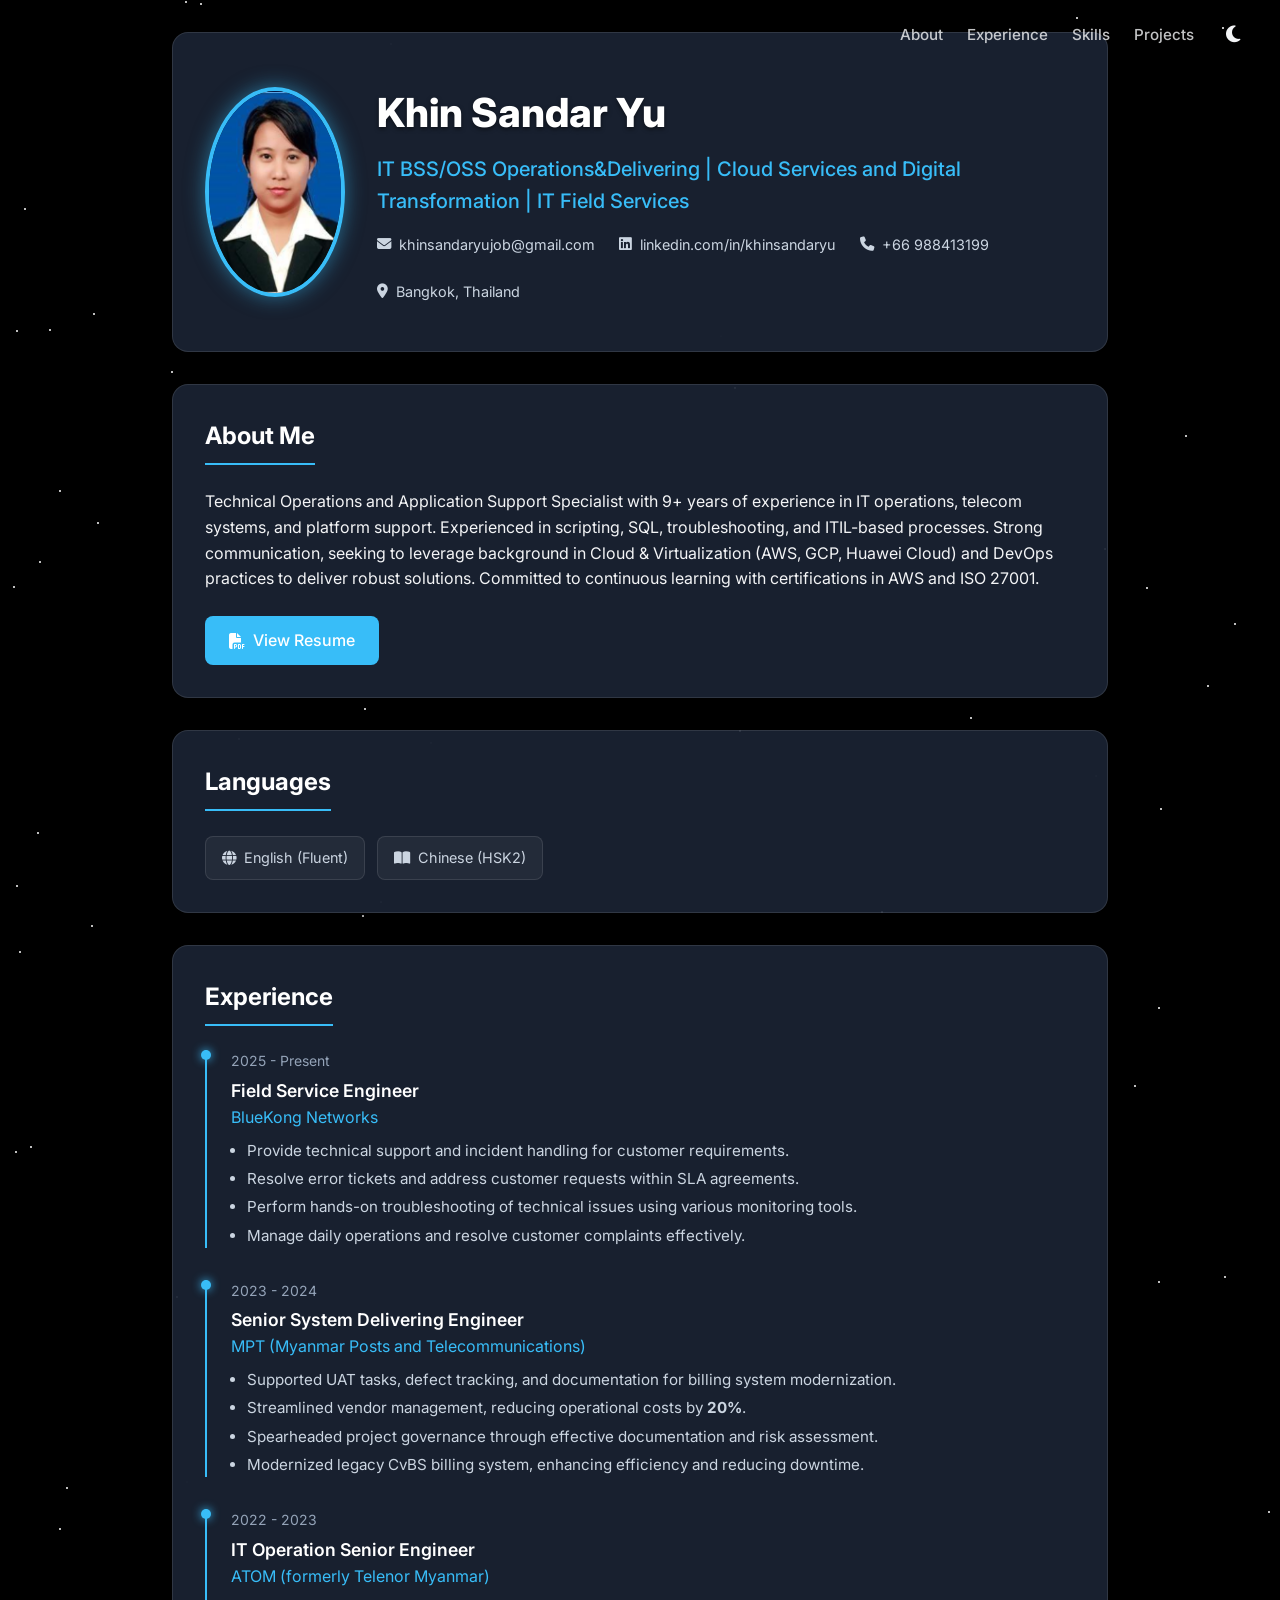
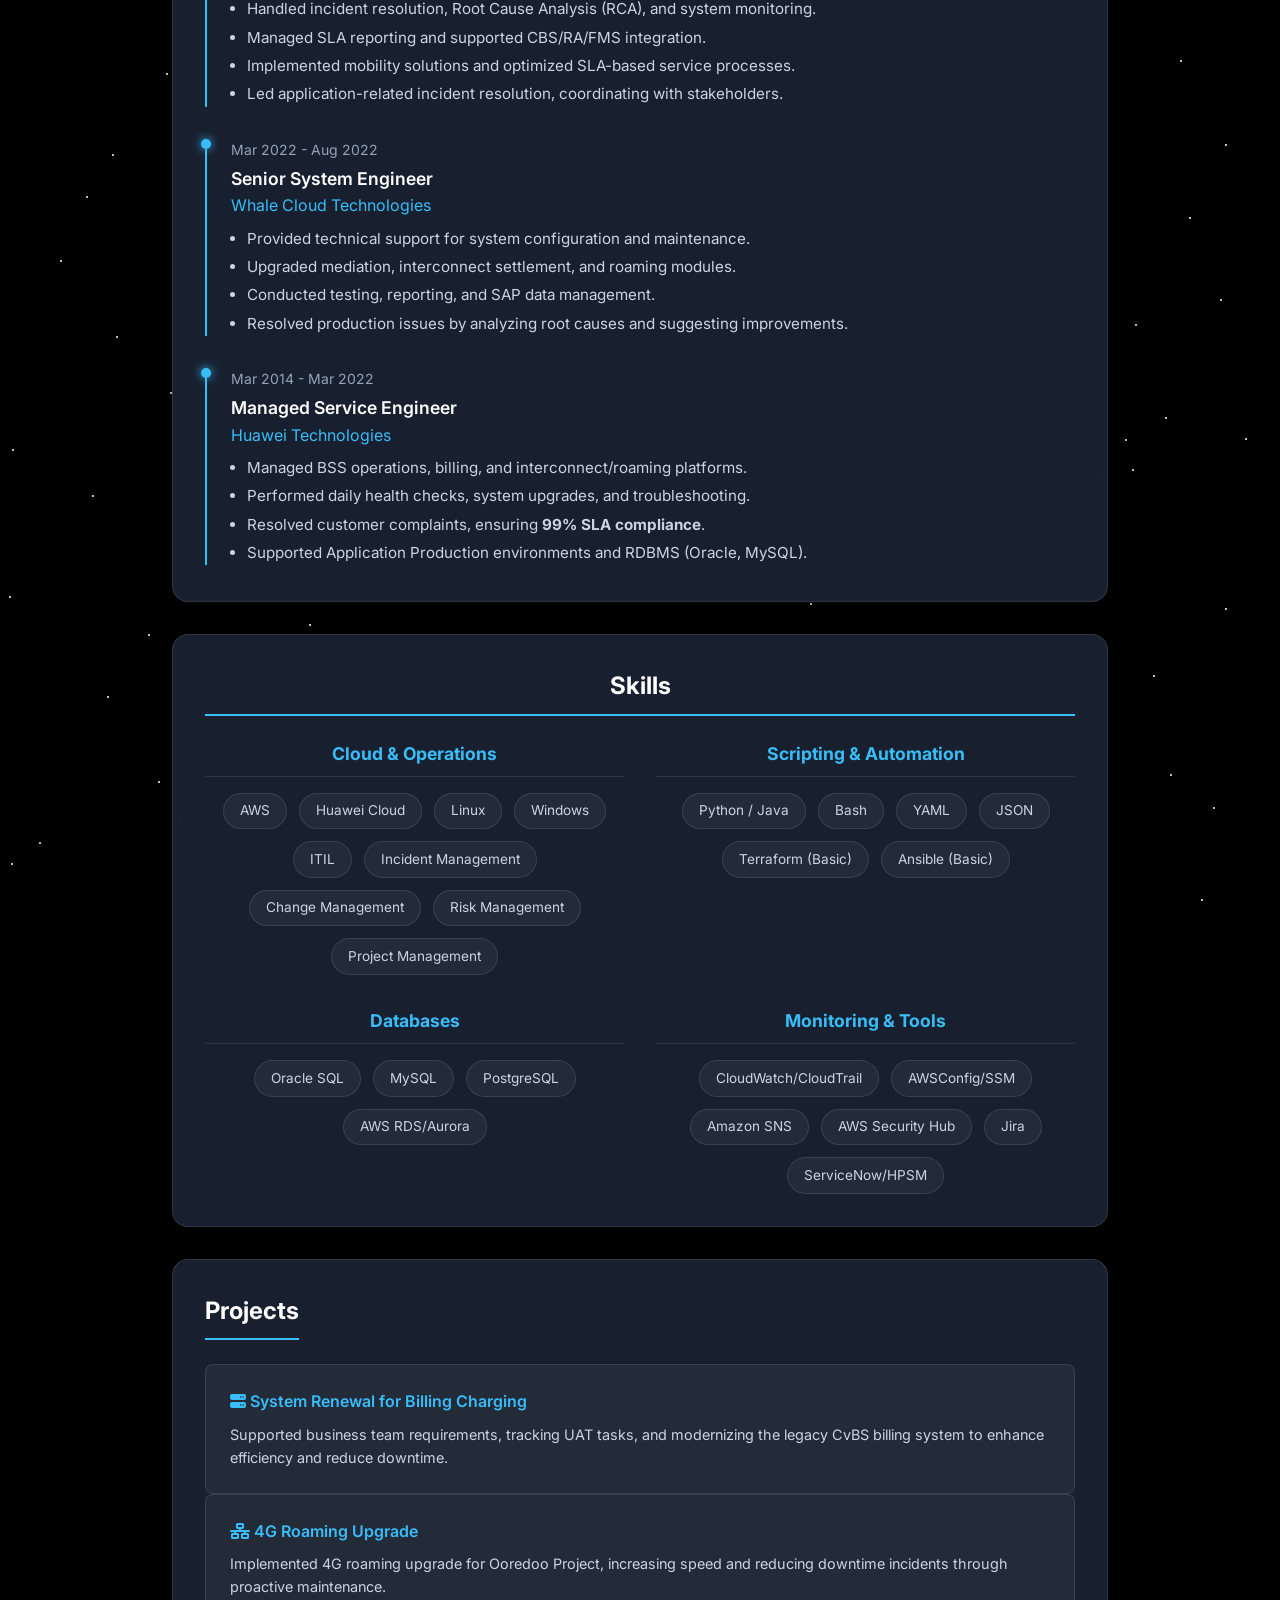
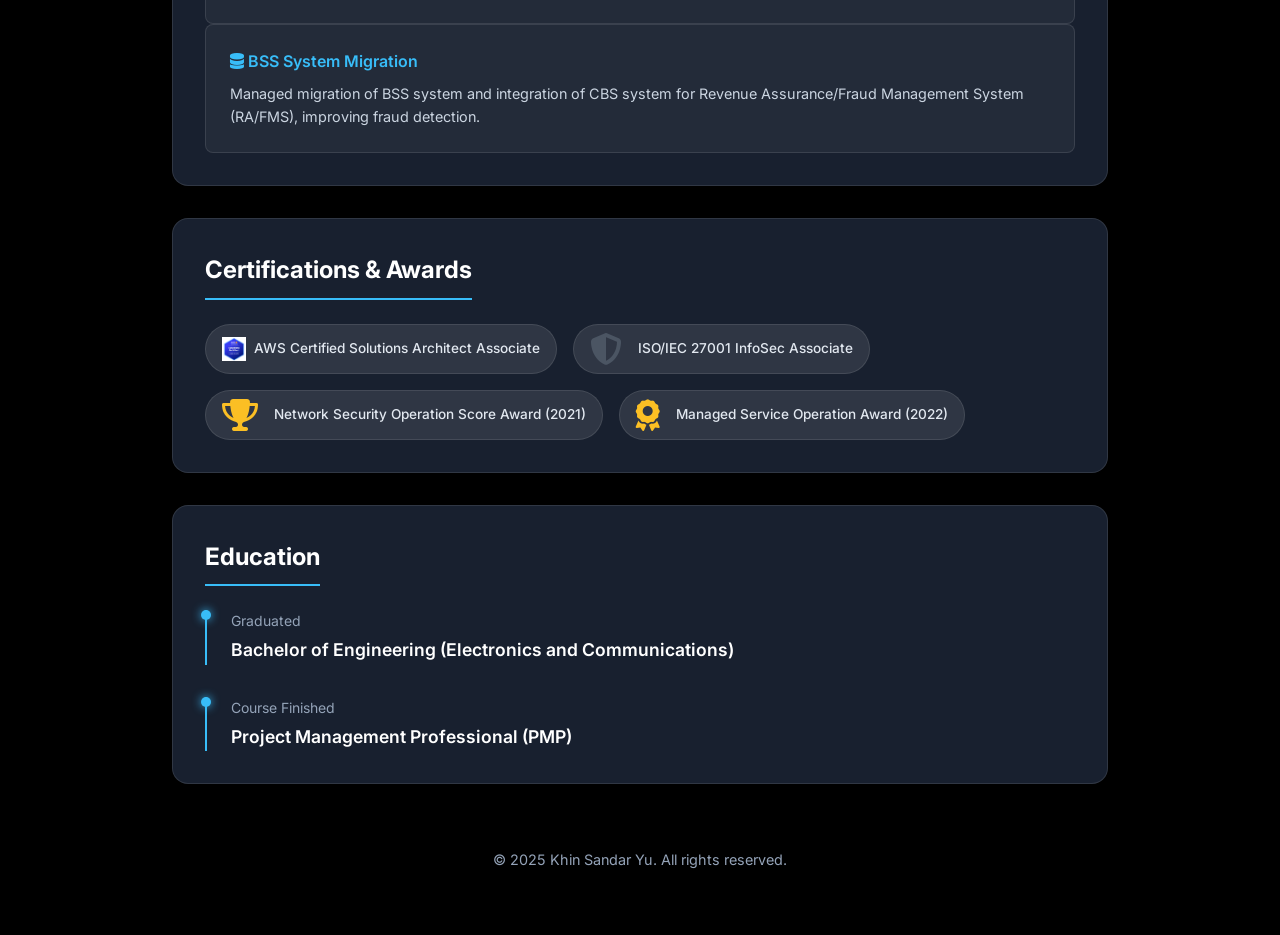
<file: index.html>
<!DOCTYPE html>
<html lang="en">

<head>
    <meta charset="UTF-8">
    <meta name="viewport" content="width=device-width, initial-scale=1.0">
    <title>Khin Sandar Yu - Cloud & System Engineer</title>
    <meta name="description" content="Senior Cloud & System Engineer portfolio of Khin Sandar Yu.">

    <link rel="icon" href="favicon.ico" />
    <link rel="apple-touch-icon" href="logo192.png" />

    <!-- Open Graph / Facebook -->
    <meta property="og:type" content="website">
    <meta property="og:url" content="https://khinsandaryu.github.io/">
    <meta property="og:title" content="Khin Sandar Yu - Cloud & System Engineer">
    <meta property="og:description"
        content="Senior Cloud & System Engineer portfolio. Expert in AWS, Linux, and BSS/OSS operations.">
    <meta property="og:image" content="https://khinsandaryu.github.io/img/khin_profile.png">

    <!-- Twitter -->
    <meta property="twitter:card" content="summary_large_image">
    <meta property="twitter:url" content="https://khinsandaryu.github.io/">
    <meta property="twitter:title" content="Khin Sandar Yu - Cloud & System Engineer">
    <meta property="twitter:description"
        content="Senior Cloud & System Engineer portfolio. Expert in AWS, Linux, and BSS/OSS operations.">
    <meta property="twitter:image" content="https://khinsandaryu.github.io/img/khin_profile.png">

    <!-- Fonts -->
    <link rel="preconnect" href="https://fonts.googleapis.com">
    <link rel="preconnect" href="https://fonts.gstatic.com" crossorigin>
    <link href="https://fonts.googleapis.com/css2?family=Inter:wght@300;400;500;600;700;800&display=swap"
        rel="stylesheet">

    <!-- Icons -->
    <link rel="stylesheet" href="https://cdnjs.cloudflare.com/ajax/libs/font-awesome/6.4.0/css/all.min.css">

    <!-- Custom CSS -->
    <link rel="stylesheet" href="css/modern-style.css">
</head>

<body>
    <nav class="main-nav">
        <ul class="nav-links">
            <li><a href="#about" class="nav-link">About</a></li>
            <li><a href="#experience" class="nav-link">Experience</a></li>
            <li><a href="#skills" class="nav-link">Skills</a></li>
            <li><a href="#projects" class="nav-link">Projects</a></li>
        </ul>
        <button id="theme-toggle" class="theme-toggle" aria-label="Toggle Theme">
            <i class="fa-solid fa-moon"></i>
        </button>
        <button id="mobile-menu-btn" class="mobile-menu-btn" aria-label="Menu">
            <i class="fa-solid fa-bars"></i>
        </button>
    </nav>
    <div class="stars"></div>


    <div class="container">
        <!-- Header -->
        <header>
            <img src="img/khin_profile.png" alt="Khin Sandar Yu" class="profile-img" loading="lazy">
            <div class="header-content">
                <h1>Khin Sandar Yu</h1>
                <h2>IT BSS/OSS Operations&Delivering | Cloud Services and Digital Transformation | IT Field Services
                </h2>
                <div class="contact-info">
                    <a href="mailto:khinsandaryujob@gmail.com" class="contact-item">
                        <i class="fa-solid fa-envelope"></i> khinsandaryujob@gmail.com
                    </a>
                    <a href="https://www.linkedin.com/in/khinsandaryu393/" target="_blank" class="contact-item">
                        <i class="fa-brands fa-linkedin"></i> linkedin.com/in/khinsandaryu
                    </a>
                    <span class="contact-item">
                        <i class="fa-solid fa-phone"></i> +66 988413199
                    </span>
                    <span class="contact-item">
                        <i class="fa-solid fa-location-dot"></i> Bangkok, Thailand
                    </span>
                </div>
            </div>
        </header>

        <!-- About Me -->
        <section id="about">
            <h3 class="section-title">About Me</h3>
            <p>
                Technical Operations and Application Support Specialist with 9+ years of experience in IT operations,
                telecom systems, and platform support. Experienced in scripting, SQL, troubleshooting, and ITIL-based
                processes. Strong communication, seeking to leverage background in Cloud & Virtualization (AWS, GCP,
                Huawei Cloud) and DevOps practices to deliver robust solutions. Committed to continuous learning with
                certifications in AWS and ISO 27001.
            </p>
            <div style="margin-top: 1.5rem;">
                <a href="#" target="_blank"
                    style="display: inline-flex; align-items: center; gap: 0.5rem; background: var(--primary-color); color: white; padding: 0.75rem 1.5rem; border-radius: 0.5rem; font-weight: 500;">
                    <i class="fa-solid fa-file-pdf"></i> View Resume
                </a>
            </div>
        </section>

        <!-- Languages -->
        <section>
            <h3 class="section-title">Languages</h3>
            <div class="language-badges" style="display: flex; gap: 0.75rem; flex-wrap: wrap;">
                <span class="lang-badge">
                    <i class="fa-solid fa-globe"></i> English (Fluent)
                </span>
                <span class="lang-badge">
                    <i class="fa-solid fa-book-open"></i> Chinese (HSK2)
                </span>
            </div>
        </section>


        <!-- Experience -->
        <section id="experience">
            <h3 class="section-title">Experience</h3>

            <div class="timeline-item">
                <div class="timeline-date">2025 - Present</div>
                <div class="timeline-title">Field Service Engineer</div>
                <div class="timeline-subtitle">BlueKong Networks</div>
                <ul class="responsibility-list">
                    <li>Provide technical support and incident handling for customer requirements.</li>
                    <li>Resolve error tickets and address customer requests within SLA agreements.</li>
                    <li>Perform hands-on troubleshooting of technical issues using various monitoring tools.</li>
                    <li>Manage daily operations and resolve customer complaints effectively.</li>
                </ul>
            </div>

            <div class="timeline-item">
                <div class="timeline-date">2023 - 2024</div>
                <div class="timeline-title">Senior System Delivering Engineer</div>
                <div class="timeline-subtitle">MPT (Myanmar Posts and Telecommunications)</div>
                <ul class="responsibility-list">
                    <li>Supported UAT tasks, defect tracking, and documentation for billing system modernization.</li>
                    <li>Streamlined vendor management, reducing operational costs by <strong>20%</strong>.</li>
                    <li>Spearheaded project governance through effective documentation and risk assessment.</li>
                    <li>Modernized legacy CvBS billing system, enhancing efficiency and reducing downtime.</li>
                </ul>
            </div>

            <div class="timeline-item">
                <div class="timeline-date">2022 - 2023</div>
                <div class="timeline-title">IT Operation Senior Engineer</div>
                <div class="timeline-subtitle">ATOM (formerly Telenor Myanmar)</div>
                <ul class="responsibility-list">
                    <li>Handled incident resolution, Root Cause Analysis (RCA), and system monitoring.</li>
                    <li>Managed SLA reporting and supported CBS/RA/FMS integration.</li>
                    <li>Implemented mobility solutions and optimized SLA-based service processes.</li>
                    <li>Led application-related incident resolution, coordinating with stakeholders.</li>
                </ul>
            </div>

            <div class="timeline-item">
                <div class="timeline-date">Mar 2022 - Aug 2022</div>
                <div class="timeline-title">Senior System Engineer</div>
                <div class="timeline-subtitle">Whale Cloud Technologies</div>
                <ul class="responsibility-list">
                    <li>Provided technical support for system configuration and maintenance.</li>
                    <li>Upgraded mediation, interconnect settlement, and roaming modules.</li>
                    <li>Conducted testing, reporting, and SAP data management.</li>
                    <li>Resolved production issues by analyzing root causes and suggesting improvements.</li>
                </ul>
            </div>

            <div class="timeline-item">
                <div class="timeline-date">Mar 2014 - Mar 2022</div>
                <div class="timeline-title">Managed Service Engineer</div>
                <div class="timeline-subtitle">Huawei Technologies</div>
                <ul class="responsibility-list">
                    <li>Managed BSS operations, billing, and interconnect/roaming platforms.</li>
                    <li>Performed daily health checks, system upgrades, and troubleshooting.</li>
                    <li>Resolved customer complaints, ensuring <strong>99% SLA compliance</strong>.</li>
                    <li>Supported Application Production environments and RDBMS (Oracle, MySQL).</li>
                </ul>
            </div>
        </section>

        <!-- Skills -->
        <section id="skills">
            <h3 class="section-title" style="display: block; text-align: center;">Skills</h3>

            <div class="tech-stack">
                <div class="tech-category">
                    <h4>Cloud & Operations</h4>
                    <div class="tags">
                        <span>AWS</span>
                        <span>Huawei Cloud</span>
                        <span>Linux</span>
                        <span>Windows</span>
                        <span>ITIL</span>
                        <span>Incident Management</span>
                        <span>Change Management</span>
                        <span>Risk Management</span>
                        <span>Project Management</span>
                    </div>
                </div>

                <div class="tech-category">
                    <h4>Scripting & Automation</h4>
                    <div class="tags">
                        <span>Python / Java</span>
                        <span>Bash</span>
                        <span>YAML</span>
                        <span>JSON</span>
                        <span>Terraform (Basic)</span>
                        <span>Ansible (Basic)</span>
                    </div>
                </div>

                <div class="tech-category">
                    <h4>Databases</h4>
                    <div class="tags">
                        <span>Oracle SQL</span>
                        <span>MySQL</span>
                        <span>PostgreSQL</span>
                        <span>AWS RDS/Aurora</span>
                    </div>
                </div>

                <div class="tech-category">
                    <h4>Monitoring & Tools</h4>
                    <div class="tags">
                        <span>CloudWatch/CloudTrail</span>
                        <span>AWSConfig/SSM</span>
                        <span>Amazon SNS</span>
                        <span>AWS Security Hub</span>
                        <span>Jira</span>
                        <span>ServiceNow/HPSM</span>
                    </div>
                </div>
            </div>
        </section>

        <!-- Projects -->
        <section id="projects">
            <h3 class="section-title">Projects</h3>
            <div class="projects-grid">
                <div class="project-card">
                    <div class="project-title"><i class="fa-solid fa-server"></i> System Renewal for Billing Charging
                    </div>
                    <p class="project-desc">Supported business team requirements, tracking UAT tasks, and modernizing
                        the legacy CvBS billing system to enhance efficiency and reduce downtime.</p>
                </div>
                <div class="project-card">
                    <div class="project-title"><i class="fa-solid fa-network-wired"></i> 4G Roaming Upgrade</div>
                    <p class="project-desc">Implemented 4G roaming upgrade for Ooredoo Project, increasing speed and
                        reducing downtime incidents through proactive maintenance.</p>
                </div>
                <div class="project-card">
                    <div class="project-title"><i class="fa-solid fa-database"></i> BSS System Migration</div>
                    <p class="project-desc">Managed migration of BSS system and integration of CBS system for Revenue
                        Assurance/Fraud Management System (RA/FMS), improving fraud detection.</p>
                </div>
            </div>
        </section>

        <!-- Certifications & Badges -->
        <section>
            <h3 class="section-title">Certifications & Awards</h3>
            <div class="badges-list">
                <a href="#" class="badge-item">
                    <img src="img/saa.png" alt="AWS Certified" loading="lazy">
                    AWS Certified Solutions Architect Associate
                </a>
                <a href="#" class="badge-item">
                    <i class="fa-solid fa-shield-halved"
                        style="font-size: 2rem; color: #4b5563; margin-right: 0.5rem;"></i>
                    ISO/IEC 27001 InfoSec Associate
                </a>
                <div class="badge-item">
                    <i class="fa-solid fa-trophy" style="font-size: 2rem; color: #fbbf24; margin-right: 0.5rem;"></i>
                    Network Security Operation Score Award (2021)
                </div>
                <div class="badge-item">
                    <i class="fa-solid fa-award" style="font-size: 2rem; color: #fbbf24; margin-right: 0.5rem;"></i>
                    Managed Service Operation Award (2022)
                </div>
            </div>
        </section>

        <!-- Education -->
        <section>
            <h3 class="section-title">Education</h3>
            <div class="timeline-item">
                <div class="timeline-date">Graduated</div>
                <div class="timeline-title">Bachelor of Engineering (Electronics and Communications)</div>
            </div>
            <div class="timeline-item">
                <div class="timeline-date">Course Finished</div>
                <div class="timeline-title">Project Management Professional (PMP)</div>
            </div>
        </section>

        <footer>
            <p>&copy; 2025 Khin Sandar Yu. All rights reserved.</p>
        </footer>
    </div>
    <script src="js/script.js"></script>
</body>

</html>
</file>
<file: css/modern-style.css>
:root {
    --primary-color: #38bdf8;
    /* Lighter blue for contrast against dark bg */
    --secondary-color: #818cf8;
    --text-color: #f3f4f6;
    /* Light text for dark mode */
    --bg-color: #1e293b;
    --card-bg: rgba(30, 41, 59, 0.8);
    /* Semi-transparent dark card */
    --accent-color: #3b82f6;
    --font-main: 'Inter', system-ui, -apple-system, sans-serif;
}

* {
    margin: 0;
    padding: 0;
    box-sizing: border-box;
}

body {
    font-family: var(--font-main);
    background: #000;
    /* Fallback background */
    background-attachment: fixed;
    color: var(--text-color);
    line-height: 1.6;
    min-height: 100vh;
    position: relative;
    overflow-x: hidden;
}

/* Aurora Effect - Improved "Curtain" Look */
.aurora {
    position: fixed;
    top: 0;
    left: 0;
    width: 100%;
    height: 100%;
    z-index: -3;
    background: linear-gradient(to bottom, #020111 0%, #000000 100%);
    overflow: hidden;
}

.aurora::before {
    content: '';
    position: absolute;
    top: -50%;
    left: -50%;
    width: 200%;
    height: 200%;
    background:
        repeating-linear-gradient(90deg,
            transparent 0%,
            rgba(0, 255, 150, 0.15) 10%,
            rgba(150, 0, 255, 0.15) 20%,
            transparent 30%);
    background-size: 200% 100%;
    filter: blur(20px);
    animation: aurora-move 60s linear infinite alternate;
    transform: rotate(20deg);
}

.aurora::after {
    content: '';
    position: absolute;
    top: -50%;
    left: -50%;
    width: 200%;
    height: 200%;
    background:
        repeating-linear-gradient(80deg,
            transparent 0%,
            rgba(0, 200, 255, 0.1) 15%,
            rgba(255, 0, 200, 0.1) 25%,
            transparent 40%);
    background-size: 200% 100%;
    filter: blur(30px);
    animation: aurora-move 75s linear infinite alternate-reverse;
    transform: rotate(-10deg);
    mix-blend-mode: screen;
}

@keyframes aurora-move {
    0% {
        background-position: 0% 50%;
        transform: rotate(10deg) scale(1);
    }

    100% {
        background-position: 100% 50%;
        transform: rotate(15deg) scale(1.1);
    }
}

/* Stars Animation - Optimized */
.stars,
.twinkling {
    position: fixed;
    top: 0;
    left: 0;
    width: 100%;
    height: 100%;
    display: block;
    pointer-events: none;
}

.stars {
    background: transparent;
    box-shadow:
        1852px 749px #FFF,
        2427px 2308px #FFF,
        2471px 1289px #FFF,
        1931px 1618px #FFF,
        983px 453px #FFF,
        707px 2407px #FFF,
        305px 1962px #FFF,
        849px 2330px #FFF,
        1268px 1511px #FFF,
        947px 1093px #FFF,
        368px 281px #FFF,
        1525px 1169px #FFF,
        382px 665px #FFF,
        361px 590px #FFF,
        220px 193px #FFF,
        1694px 97px #FFF,
        148px 2234px #FFF,
        959px 1543px #FFF,
        185px 1px #FFF,
        2007px 640px #FFF,
        1742px 1170px #FFF,
        1295px 174px #FFF,
        466px 973px #FFF,
        967px 254px #FFF,
        995px 1020px #FFF,
        1460px 2351px #FFF,
        1550px 2439px #FFF,
        1412px 884px #FFF,
        1539px 428px #FFF,
        309px 2224px #FFF,
        339px 2429px #FFF,
        739px 730px #FFF,
        2387px 1095px #FFF,
        1678px 1449px #FFF,
        2192px 1631px #FFF,
        847px 178px #FFF,
        1714px 341px #FFF,
        780px 1109px #FFF,
        1309px 327px #FFF,
        264px 2087px #FFF,
        1841px 983px #FFF,
        2006px 577px #FFF,
        1062px 2379px #FFF,
        200px 3px #FFF,
        770px 799px #FFF,
        300px 1368px #FFF,
        463px 2240px #FFF,
        1346px 361px #FFF,
        2344px 1471px #FFF,
        734px 387px #FFF,
        2387px 334px #FFF,
        555px 568px #FFF,
        15px 1151px #FFF,
        1581px 996px #FFF,
        364px 708px #FFF,
        1995px 1626px #FFF,
        59px 490px #FFF,
        1530px 1606px #FFF,
        2481px 1109px #FFF,
        535px 2125px #FFF,
        2016px 2244px #FFF,
        11px 2463px #FFF,
        2302px 1901px #FFF,
        1225px 2208px #FFF,
        895px 760px #FFF,
        1185px 435px #FFF,
        1072px 2125px #FFF,
        39px 2442px #FFF,
        862px 548px #FFF,
        2460px 1701px #FFF,
        1100px 2439px #FFF,
        574px 129px #FFF,
        1367px 1496px #FFF,
        1839px 16px #FFF,
        1146px 587px #FFF,
        352px 2262px #FFF,
        844px 1424px #FFF,
        1724px 1702px #FFF,
        2132px 725px #FFF,
        1310px 66px #FFF,
        1895px 1931px #FFF,
        1839px 195px #FFF,
        604px 575px #FFF,
        700px 1703px #FFF,
        107px 2296px #FFF,
        2400px 425px #FFF,
        1576px 86px #FFF,
        2215px 1441px #FFF,
        2323px 187px #FFF,
        782px 1595px #FFF,
        1461px 1552px #FFF,
        2414px 1826px #FFF,
        1919px 1354px #FFF,
        1022px 1328px #FFF,
        2195px 999px #FFF,
        390px 2361px #FFF,
        1160px 808px #FFF,
        2237px 259px #FFF,
        1964px 2188px #FFF,
        1513px 1261px #FFF,
        290px 1046px #FFF,
        466px 982px #FFF,
        2397px 1270px #FFF,
        1697px 2182px #FFF,
        633px 261px #FFF,
        587px 2484px #FFF,
        488px 472px #FFF,
        1655px 1286px #FFF,
        390px 43px #FFF,
        2400px 1291px #FFF,
        362px 915px #FFF,
        1234px 623px #FFF,
        814px 2440px #FFF,
        1680px 214px #FFF,
        1132px 2069px #FFF,
        1564px 969px #FFF,
        30px 1146px #FFF,
        1998px 719px #FFF,
        2482px 1331px #FFF,
        591px 880px #FFF,
        720px 335px #FFF,
        1603px 1309px #FFF,
        92px 2095px #FFF,
        2440px 1548px #FFF,
        1095px 775px #FFF,
        1869px 1773px #FFF,
        877px 1873px #FFF,
        2213px 647px #FFF,
        1572px 1530px #FFF,
        59px 1528px #FFF,
        2138px 56px #FFF,
        12px 2049px #FFF,
        1104px 548px #FFF,
        584px 294px #FFF,
        1047px 1366px #FFF,
        1965px 1550px #FFF,
        1658px 2402px #FFF,
        238px 738px #FFF,
        2053px 1980px #FFF,
        2454px 252px #FFF,
        739px 2492px #FFF,
        1935px 1866px #FFF,
        1917px 2332px #FFF,
        415px 80px #FFF,
        464px 1809px #FFF,
        1876px 583px #FFF,
        380px 901px #FFF,
        242px 449px #FFF,
        1076px 17px #FFF,
        1329px 2380px #FFF,
        276px 186px #FFF,
        60px 1860px #FFF,
        179px 2421px #FFF,
        1953px 2081px #FFF,
        2211px 1893px #FFF,
        2167px 1937px #FFF,
        1991px 208px #FFF,
        2190px 2035px #FFF,
        1345px 628px #FFF,
        1101px 2076px #FFF,
        1656px 731px #FFF,
        1170px 2374px #FFF,
        1428px 480px #FFF,
        16px 330px #FFF,
        116px 1936px #FFF,
        97px 522px #FFF,
        2484px 1420px #FFF,
        1494px 1646px #FFF,
        230px 1806px #FFF,
        9px 2196px #FFF,
        773px 128px #FFF,
        605px 629px #FFF,
        2196px 2424px #FFF,
        1153px 2275px #FFF,
        898px 113px #FFF,
        1833px 508px #FFF,
        1629px 1042px #FFF,
        227px 1663px #FFF,
        2499px 917px #FFF,
        176px 1296px #FFF,
        1207px 685px #FFF,
        1704px 2061px #FFF,
        1918px 1287px #FFF,
        1213px 2407px #FFF,
        1526px 2487px #FFF,
        1329px 137px #FFF,
        1626px 810px #FFF,
        315px 574px #FFF,
        2226px 1708px #FFF,
        1929px 2308px #FFF,
        1745px 297px #FFF,
        222px 1214px #FFF,
        2167px 1423px #FFF,
        1373px 957px #FFF,
        647px 428px #FFF,
        1494px 812px #FFF,
        2199px 802px #FFF,
        49px 329px #FFF,
        91px 925px #FFF,
        2003px 2483px #FFF,
        158px 2381px #FFF,
        2226px 2075px #FFF,
        2442px 736px #FFF,
        292px 1592px #FFF,
        881px 911px #FFF,
        1084px 854px #FFF,
        894px 1963px #FFF,
        1788px 501px #FFF,
        990px 2492px #FFF,
        931px 1209px #FFF,
        229px 1532px #FFF,
        506px 247px #FFF,
        2446px 821px #FFF,
        1498px 1463px #FFF,
        1852px 1115px #FFF,
        13px 586px #FFF,
        1625px 1013px #FFF,
        1822px 1218px #FFF,
        1934px 1127px #FFF,
        2279px 1199px #FFF,
        2427px 500px #FFF,
        2343px 2202px #FFF,
        2066px 645px #FFF,
        481px 1415px #FFF,
        1508px 1395px #FFF,
        1419px 278px #FFF,
        1844px 428px #FFF,
        2481px 1251px #FFF,
        1800px 1583px #FFF,
        465px 1244px #FFF,
        739px 1141px #FFF,
        816px 602px #FFF,
        2046px 168px #FFF,
        381px 1821px #FFF,
        810px 2203px #FFF,
        1452px 1510px #FFF,
        2197px 1469px #FFF,
        1740px 1785px #FFF,
        1993px 1083px #FFF,
        2100px 2148px #FFF,
        1125px 2039px #FFF,
        909px 1238px #FFF,
        1008px 786px #FFF,
        2053px 1369px #FFF,
        1222px 27px #FFF,
        765px 2092px #FFF,
        1739px 1208px #FFF,
        1375px 2377px #FFF,
        1545px 905px #FFF,
        362px 1634px #FFF,
        1850px 775px #FFF,
        1958px 1874px #FFF,
        1648px 1920px #FFF,
        1189px 1817px #FFF,
        1069px 468px #FFF,
        1737px 1701px #FFF,
        1704px 1982px #FFF,
        1784px 2366px #FFF,
        2060px 1765px #FFF,
        899px 1153px #FFF,
        430px 742px #FFF,
        2289px 1290px #FFF,
        1800px 509px #FFF,
        171px 371px #FFF,
        1323px 2034px #FFF,
        1018px 323px #FFF,
        856px 198px #FFF,
        2240px 1961px #FFF,
        575px 1368px #FFF,
        2430px 1948px #FFF,
        2374px 1552px #FFF,
        1158px 1281px #FFF,
        1987px 178px #FFF,
        925px 1931px #FFF,
        1694px 1560px #FFF,
        1558px 1351px #FFF,
        2114px 1932px #FFF,
        2081px 1659px #FFF,
        1739px 1103px #FFF,
        16px 885px #FFF,
        1514px 263px #FFF,
        331px 97px #FFF,
        1650px 1658px #FFF,
        2439px 1759px #FFF,
        86px 1796px #FFF,
        1180px 1660px #FFF,
        1134px 1085px #FFF,
        1998px 1377px #FFF,
        2449px 1902px #FFF,
        1568px 1992px #FFF,
        864px 633px #FFF,
        166px 1673px #FFF,
        1422px 991px #FFF,
        672px 1576px #FFF,
        2213px 1970px #FFF,
        1016px 1089px #FFF,
        1448px 1967px #FFF,
        877px 1459px #FFF,
        739px 813px #FFF,
        2121px 2333px #FFF,
        1415px 2241px #FFF,
        599px 1236px #FFF,
        186px 1481px #FFF,
        2384px 1794px #FFF,
        428px 1490px #FFF,
        1598px 2403px #FFF,
        112px 1754px #FFF,
        2393px 1463px #FFF,
        1058px 2007px #FFF,
        39px 561px #FFF,
        1994px 2265px #FFF,
        2094px 1237px #FFF,
        1081px 1702px #FFF,
        37px 832px #FFF,
        697px 1576px #FFF,
        296px 2385px #FFF,
        1569px 213px #FFF,
        1245px 2038px #FFF,
        1685px 1091px #FFF,
        1858px 956px #FFF,
        2446px 781px #FFF,
        556px 74px #FFF,
        2301px 796px #FFF,
        1527px 1625px #FFF,
        2300px 1806px #FFF,
        1516px 21px #FFF,
        2455px 385px #FFF,
        538px 583px #FFF,
        2021px 1797px #FFF,
        1347px 256px #FFF,
        2037px 1194px #FFF,
        2151px 218px #FFF,
        2402px 1441px #FFF,
        2329px 1103px #FFF,
        24px 208px #FFF,
        1703px 1109px #FFF,
        1563px 1194px #FFF,
        970px 717px #FFF,
        913px 2427px #FFF,
        588px 675px #FFF,
        950px 2293px #FFF,
        268px 1047px #FFF,
        948px 217px #FFF,
        1201px 2499px #FFF,
        1977px 2157px #FFF,
        1158px 1007px #FFF,
        2417px 490px #FFF,
        1293px 685px #FFF,
        1460px 1244px #FFF,
        618px 510px #FFF,
        1527px 132px #FFF,
        1359px 274px #FFF,
        1397px 385px #FFF,
        1135px 1924px #FFF,
        170px 1992px #FFF,
        1388px 734px #FFF,
        2175px 859px #FFF,
        2461px 177px #FFF,
        1542px 808px #FFF,
        1224px 1276px #FFF,
        752px 504px #FFF,
        1553px 1427px #FFF,
        586px 1513px #FFF,
        236px 1116px #FFF,
        282px 1755px #FFF,
        19px 951px #FFF,
        2115px 2158px #FFF,
        1788px 1359px #FFF,
        1844px 1820px #FFF,
        857px 473px #FFF,
        66px 1487px #FFF,
        1789px 309px #FFF,
        1593px 2459px #FFF,
        826px 156px #FFF,
        911px 521px #FFF,
        93px 313px #FFF,
        2419px 1084px #FFF,
        909px 1353px #FFF,
        866px 1758px #FFF,
        979px 641px #FFF,
        2257px 1276px #FFF,
        2241px 178px #FFF,
        2129px 1619px #FFF,
        1728px 2232px #FFF,
        1165px 2017px #FFF,
        802px 1170px #FFF,
        192px 1611px #FFF,
        1026px 2031px #FFF,
        1569px 322px #FFF,
        1916px 1696px #FFF,
        1220px 1899px #FFF,
        308px 561px #FFF,
        2079px 1246px #FFF,
        1575px 1163px #FFF,
        654px 1578px #FFF,
        1613px 2420px #FFF,
        2018px 1040px #FFF,
        209px 1972px #FFF,
        1225px 1744px #FFF,
        1847px 1848px #FFF;
    animation: animStar 100s linear infinite;
    width: 2px;
    height: 2px;
    border-radius: 50%;
    z-index: -2;
}

.twinkling {
    background: transparent;
    box-shadow:
        744px 222px #FFF,
        334px 321px #FFF,
        192px 59px #FFF,
        643px 165px #FFF,
        223px 332px #FFF,
        654px 76px #FFF,
        334px 82px #FFF,
        223px 34px #FFF,
        643px 76px #FFF,
        334px 823px #FFF,
        223px 532px #FFF,
        654px 276px #FFF,
        334px 282px #FFF,
        223px 234px #FFF,
        643px 876px #FFF,
        334px 823px #FFF,
        223px 532px #FFF,
        654px 276px #FFF,
        334px 282px #FFF,
        223px 234px #FFF,
        450px 150px #FFF,
        750px 350px #FFF,
        1150px 550px #FFF,
        1450px 750px #FFF,
        250px 950px #FFF,
        550px 1150px #FFF,
        850px 1350px #FFF,
        1250px 1550px #FFF,
        1550px 1750px #FFF,
        350px 150px #FFF;
    animation: animStar 100s linear infinite, blink 3s infinite;
    width: 3px;
    height: 3px;
    border-radius: 50%;
    z-index: -1;
}

/* Falling Stars */
.falling-stars {
    position: fixed;
    top: 0;
    left: 0;
    width: 100%;
    height: 100%;
    z-index: -1;
    pointer-events: none;
    overflow: hidden;
}

.falling-stars span {
    position: absolute;
    top: 50%;
    left: 50%;
    width: 4px;
    height: 4px;
    background: #fff;
    border-radius: 50%;
    box-shadow: 0 0 0 4px rgba(255, 255, 255, 0.1), 0 0 0 8px rgba(255, 255, 255, 0.1), 0 0 20px rgba(255, 255, 255, 1);
    animation: animate 3s linear infinite;
    opacity: 0;
}

.falling-stars span::before {
    content: '';
    position: absolute;
    top: 50%;
    transform: translateY(-50%);
    width: 300px;
    height: 1px;
    background: linear-gradient(90deg, #fff, transparent);
}

@keyframes animate {
    0% {
        transform: rotate(315deg) translateX(0);
        opacity: 1;
    }

    70% {
        opacity: 1;
    }

    100% {
        transform: rotate(315deg) translateX(-1000px);
        opacity: 0;
    }
}

.falling-stars span:nth-child(1) {
    top: 0;
    right: 0;
    left: initial;
    animation-delay: 0;
    animation-duration: 1s;
}

.falling-stars span:nth-child(2) {
    top: 0;
    right: 80px;
    left: initial;
    animation-delay: 0.2s;
    animation-duration: 3s;
}

.falling-stars span:nth-child(3) {
    top: 80px;
    right: 0px;
    left: initial;
    animation-delay: 0.4s;
    animation-duration: 2s;
}

.falling-stars span:nth-child(4) {
    top: 0;
    right: 180px;
    left: initial;
    animation-delay: 0.6s;
    animation-duration: 1.5s;
}

.falling-stars span:nth-child(5) {
    top: 0;
    right: 400px;
    left: initial;
    animation-delay: 0.8s;
    animation-duration: 2.5s;
}

.falling-stars span:nth-child(6) {
    top: 0;
    right: 600px;
    left: initial;
    animation-delay: 1s;
    animation-duration: 3s;
}

.falling-stars span:nth-child(7) {
    top: 300px;
    right: 0;
    left: initial;
    animation-delay: 1.2s;
    animation-duration: 1.75s;
}

@keyframes animStar {
    from {
        transform: translateY(0px);
    }

    to {
        transform: translateY(-2000px);
    }
}

@keyframes blink {
    0% {
        opacity: 0.2;
    }

    50% {
        opacity: 1;
    }

    100% {
        opacity: 0.2;
    }
}

a {
    text-decoration: none;
    color: inherit;
    transition: color 0.3s ease;
}

a:hover {
    color: var(--primary-color);
}

.container {
    max-width: 1000px;
    margin: 0 auto;
    padding: 2rem;
    position: relative;
    z-index: 1;
}

/* Header Section */
header {
    background-color: var(--card-bg);
    backdrop-filter: blur(10px);
    padding: 3rem 2rem;
    border-radius: 1rem;
    box-shadow: 0 4px 6px -1px rgba(0, 0, 0, 0.3);
    margin-bottom: 2rem;
    display: flex;
    align-items: center;
    gap: 2rem;
    flex-wrap: wrap;
    border: 1px solid rgba(255, 255, 255, 0.1);
}

.profile-img {
    width: 140px;
    height: 210px;
    border-radius: 50%;
    object-fit: cover;
    border: 4px solid var(--primary-color);
    box-shadow: 0 0 20px rgba(56, 189, 248, 0.5);
}

.header-content {
    flex: 1;
}

.header-content h1 {
    font-size: 2.5rem;
    font-weight: 800;
    color: #ffffff;
    margin-bottom: 0.5rem;
    text-shadow: 0 2px 4px rgba(0, 0, 0, 0.5);
}

.header-content h2 {
    font-size: 1.25rem;
    color: var(--primary-color);
    font-weight: 500;
    margin-bottom: 1rem;
}

.contact-info {
    display: flex;
    gap: 1.5rem;
    flex-wrap: wrap;
    font-size: 0.9rem;
    color: #cbd5e1;
}

.contact-item {
    display: flex;
    align-items: center;
    gap: 0.5rem;
}

/* Section Styles */
section {
    background-color: var(--card-bg);
    backdrop-filter: blur(10px);
    padding: 2rem;
    border-radius: 1rem;
    box-shadow: 0 4px 6px -1px rgba(0, 0, 0, 0.3);
    margin-bottom: 2rem;
    border: 1px solid rgba(255, 255, 255, 0.1);
}

.section-title {
    font-size: 1.5rem;
    font-weight: 700;
    margin-bottom: 1.5rem;
    color: #ffffff;
    border-bottom: 2px solid var(--primary-color);
    padding-bottom: 0.5rem;
    display: inline-block;
}

/* Experience & Education */
.timeline-item {
    margin-bottom: 2rem;
    border-left: 2px solid var(--primary-color);
    padding-left: 1.5rem;
    position: relative;
}

.timeline-item::before {
    content: '';
    position: absolute;
    left: -6px;
    top: 0;
    width: 10px;
    height: 10px;
    background-color: var(--primary-color);
    border-radius: 50%;
    box-shadow: 0 0 10px var(--primary-color);
}

.timeline-item:last-child {
    margin-bottom: 0;
}

.timeline-date {
    font-size: 0.875rem;
    color: #94a3b8;
    margin-bottom: 0.25rem;
}

.timeline-title {
    font-size: 1.1rem;
    font-weight: 600;
    color: #ffffff;
}

.timeline-subtitle {
    color: var(--primary-color);
    margin-bottom: 0.5rem;
}

.responsibility-list {
    margin-top: 0.5rem;
    margin-left: 1rem;
    list-style-type: disc;
    color: #cbd5e1;
    font-size: 0.95rem;
}

.responsibility-list li {
    margin-bottom: 0.25rem;
}

/* Skills */
.skills-grid {
    display: grid;
    grid-template-columns: repeat(auto-fill, minmax(250px, 1fr));
    gap: 1.5rem;
}

.skill-category h3 {
    font-size: 1rem;
    margin-bottom: 1rem;
    color: #cbd5e1;
}

.skill-bar {
    background-color: rgba(255, 255, 255, 0.1);
    height: 8px;
    border-radius: 4px;
    margin-bottom: 1rem;
    overflow: hidden;
}

.skill-progress {
    background-color: var(--primary-color);
    height: 100%;
    border-radius: 4px;
    transition: width 1s ease-in-out;
    box-shadow: 0 0 10px var(--primary-color);
}

.skill-label {
    display: flex;
    justify-content: space-between;
    margin-bottom: 0.25rem;
    font-size: 0.9rem;
    font-weight: 500;
    color: #e2e8f0;
}

/* Tech Stack Tags */
.tech-stack {
    margin-top: 0;
    display: grid;
    gap: 2rem;
    grid-template-columns: repeat(auto-fit, minmax(280px, 1fr));
}

.tech-category h4 {
    color: var(--primary-color);
    margin-bottom: 1rem;
    font-size: 1.1rem;
    border-bottom: 1px solid rgba(255, 255, 255, 0.1);
    padding-bottom: 0.5rem;
    text-align: center;
}

.tags {
    display: flex;
    flex-wrap: wrap;
    gap: 0.75rem;
    justify-content: center;
}

.tags span {
    background: rgba(255, 255, 255, 0.05);
    padding: 0.4rem 1rem;
    border-radius: 2rem;
    font-size: 0.85rem;
    color: #cbd5e1;
    border: 1px solid rgba(255, 255, 255, 0.1);
    transition: all 0.3s ease;
}

.tags span:hover {
    background: rgba(56, 189, 248, 0.1);
    border-color: var(--primary-color);
    transform: translateY(-2px);
    color: #fff;
}

.lang-badge {
    display: inline-flex;
    align-items: center;
    gap: 0.5rem;
    background: rgba(255, 255, 255, 0.05);
    padding: 0.6rem 1rem;
    border-radius: 0.5rem;
    border: 1px solid rgba(255, 255, 255, 0.1);
    color: #cbd5e1;
    font-size: 0.9rem;
}

.project-card {
    display: block;
    text-decoration: none;
    border: 1px solid rgba(255, 255, 255, 0.1);
    background: rgba(255, 255, 255, 0.05);
    border-radius: 0.5rem;
    padding: 1.5rem;
    transition: transform 0.2s ease, box-shadow 0.2s ease;
}

.project-card:hover {
    transform: translateY(-2px);
    box-shadow: 0 10px 15px -3px rgba(0, 0, 0, 0.3);
    background: rgba(255, 255, 255, 0.1);
}

.project-title {
    font-weight: 600;
    margin-bottom: 0.5rem;
    color: var(--primary-color);
}

.project-desc {
    font-size: 0.9rem;
    color: #cbd5e1;
}

/* Badges */
.badges-list {
    display: flex;
    flex-wrap: wrap;
    gap: 1rem;
    list-style: none;
}

.badge-item {
    display: flex;
    align-items: center;
    gap: 0.5rem;
    background: rgba(255, 255, 255, 0.1);
    color: #e2e8f0;
    padding: 0.5rem 1rem;
    border-radius: 2rem;
    font-size: 0.85rem;
    font-weight: 500;
    border: 1px solid rgba(255, 255, 255, 0.1);
}

.badge-item img {
    width: 24px;
    height: 24px;
}

/* Footer */
footer {
    text-align: center;
    padding: 2rem;
    color: #94a3b8;
    font-size: 0.9rem;
}

/* Responsive */
@media (max-width: 768px) {
    .header {
        flex-direction: column;
        text-align: center;
    }

    .contact-info {
        justify-content: center;
    }

    .container {
        padding: 1rem;
    }
}

/* --- Light Mode Support --- */
body.light-mode {
    --text-color: #1e293b;
    --bg-color: #f3f4f6;
    --card-bg: rgba(255, 255, 255, 0.85);
    /* Light card bg */
    background: #f0f9ff;
    /* Very light blueish white */
}

body.light-mode .aurora,
body.light-mode .stars,
body.light-mode .twinkling,
body.light-mode .falling-stars {
    display: none;
    /* Hide space effects in light mode */
}

body.light-mode header,
body.light-mode section {
    border: 1px solid rgba(0, 0, 0, 0.1);
    box-shadow: 0 4px 6px -1px rgba(0, 0, 0, 0.1);
}

body.light-mode .section-title {
    color: #0f172a;
}

body.light-mode .timeline-title {
    color: #1e293b;
}

body.light-mode .timeline-date {
    color: #64748b;
}

body.light-mode .responsibility-list {
    color: #475569;
}

body.light-mode .skill-label {
    color: #334155;
}

body.light-mode .skill-bar {
    background-color: rgba(0, 0, 0, 0.1);
}

body.light-mode .tags span {
    background: white;
    color: #475569;
    border: 1px solid #cbd5e1;
}

body.light-mode .tags span:hover {
    background: var(--primary-color);
    color: white;
    border-color: var(--primary-color);
}

body.light-mode .lang-badge,
body.light-mode .badge-item,
body.light-mode .project-card {
    background: white;
    color: #475569;
    border: 1px solid #e2e8f0;
}

body.light-mode .project-desc {
    color: #64748b;
}

body.light-mode .header-content h1 {
    color: #0f172a;
    text-shadow: none;
}

body.light-mode .contact-info {
    color: #475569;
}

/* --- Navigation & Toggle --- */
.main-nav {
    position: absolute;
    top: 1rem;
    right: 2rem;
    display: flex;
    align-items: center;
    gap: 1.5rem;
    z-index: 10;
}

.nav-links {
    display: flex;
    gap: 1.5rem;
    list-style: none;
}

.nav-link {
    color: var(--text-color);
    font-weight: 500;
    font-size: 0.95rem;
    position: relative;
    opacity: 0.8;
    transition: opacity 0.3s;
}

.nav-link:hover {
    opacity: 1;
    color: var(--primary-color);
}

.theme-toggle {
    background: none;
    border: none;
    color: var(--text-color);
    font-size: 1.2rem;
    cursor: pointer;
    padding: 0.5rem;
    transition: transform 0.3s ease, color 0.3s;
}

.theme-toggle:hover {
    transform: rotate(15deg) scale(1.1);
    color: var(--primary-color);
}

/* Mobile Menu Button (Hidden by default) */
.mobile-menu-btn {
    display: none;
    background: none;
    border: none;
    color: var(--text-color);
    font-size: 1.5rem;
    cursor: pointer;
    z-index: 20;
}

@media (max-width: 768px) {
    .main-nav {
        top: 1rem;
        right: 1rem;
    }

    .mobile-menu-btn {
        display: block;
    }

    .nav-links {
        position: fixed;
        top: 0;
        right: -100%;
        /* Hidden */
        width: 70%;
        height: 100vh;
        background: var(--card-bg);
        backdrop-filter: blur(15px);
        flex-direction: column;
        justify-content: center;
        align-items: center;
        gap: 2rem;
        transition: right 0.3s ease-in-out;
        box-shadow: -5px 0 15px rgba(0, 0, 0, 0.5);
        z-index: 15;
    }

    .nav-links.active {
        right: 0;
    }

    .nav-link {
        font-size: 1.2rem;
    }
}
</file>
